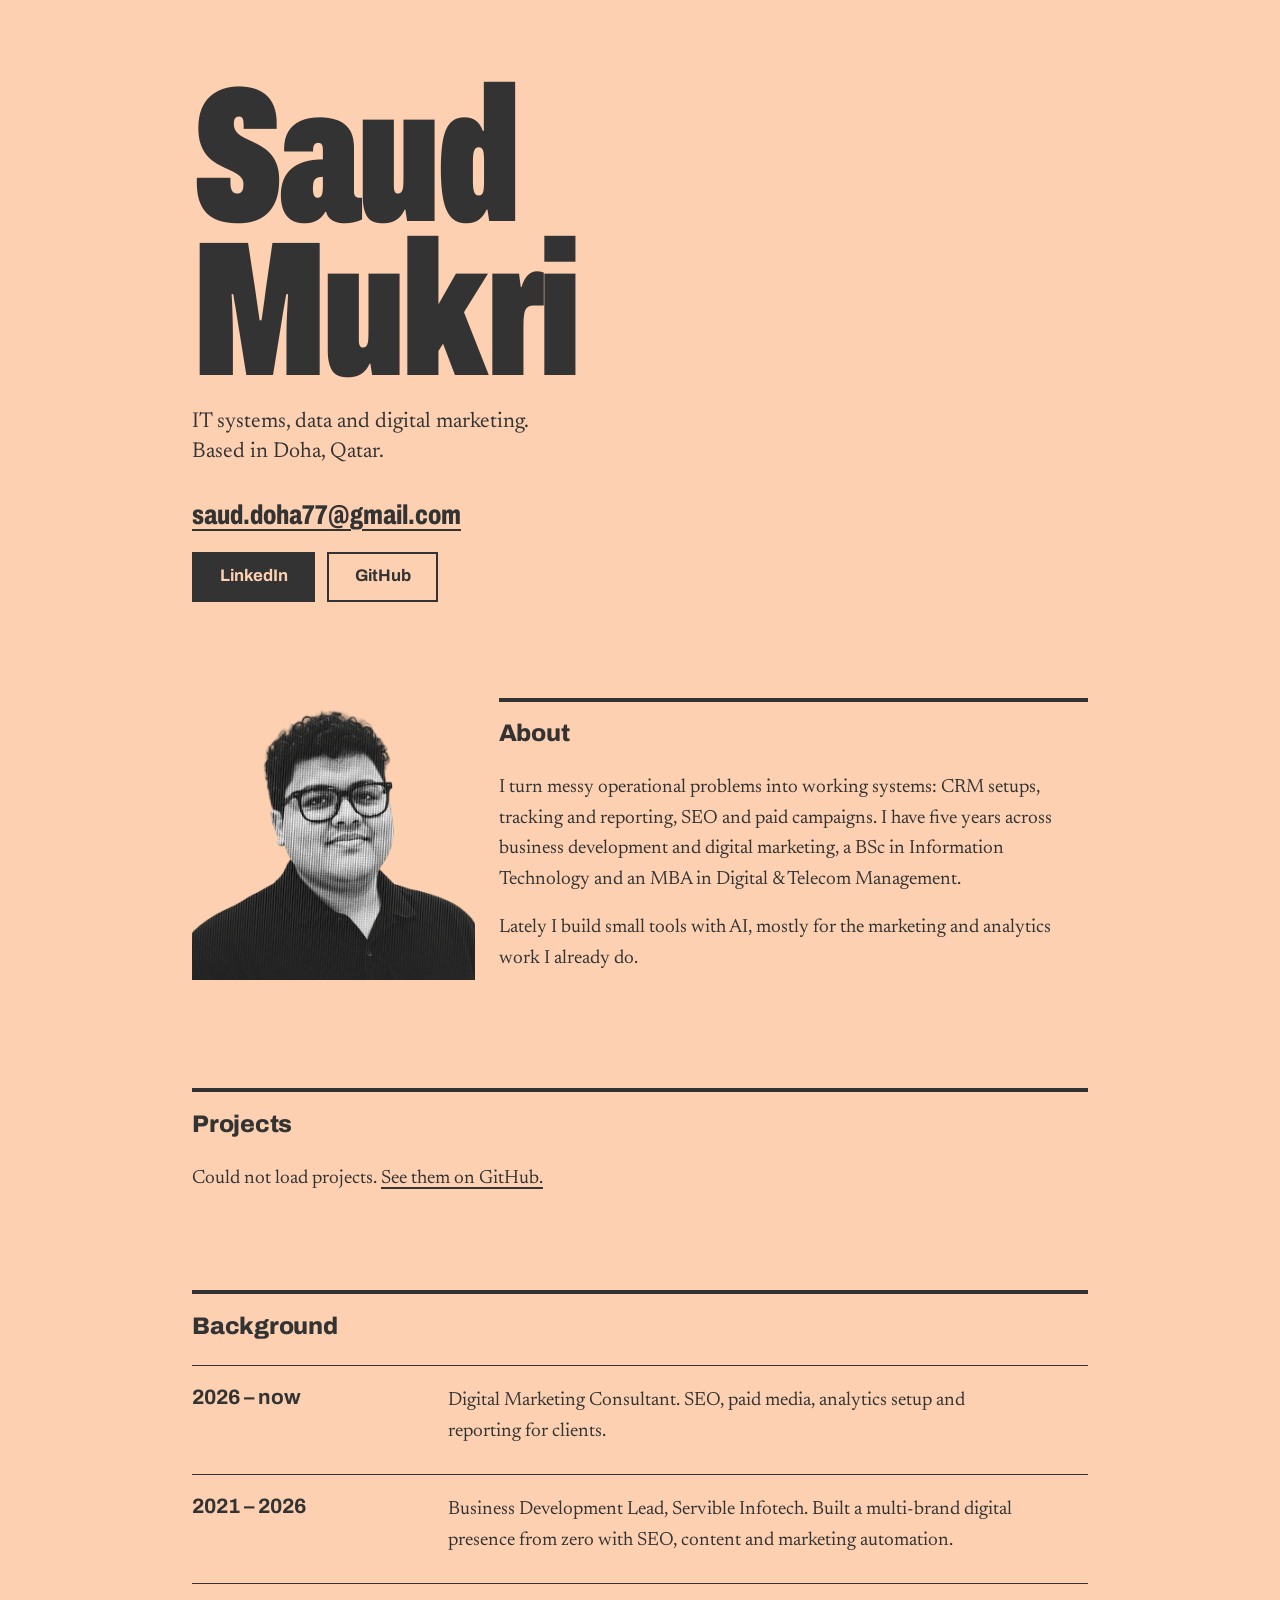
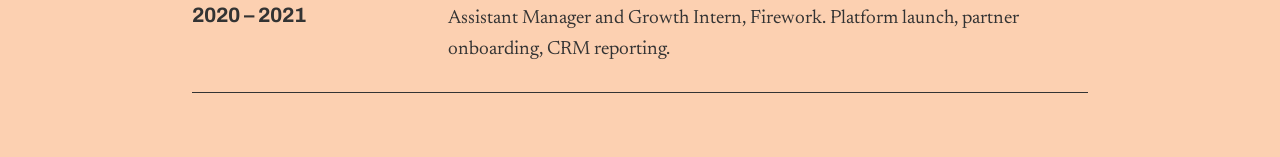
<file: index.html>
<!DOCTYPE html>
<html lang="en">
<head>
<meta charset="utf-8">
<meta name="viewport" content="width=device-width, initial-scale=1">
<meta name="theme-color" content="#FCD0B1">
<title>Saud Mukri — IT systems, data and digital marketing</title>
<meta name="description" content="Portfolio of Saud Mukri, Doha. IT systems, analytics, SEO and small tools built with AI.">
<meta property="og:title" content="Saud Mukri — IT systems, data and digital marketing">
<meta property="og:description" content="Portfolio of Saud Mukri, Doha. IT systems, analytics, SEO and small tools built with AI.">
<meta property="og:image" content="https://saudstack.github.io/saud.png">
<meta property="og:type" content="website">
<meta name="twitter:card" content="summary_large_image">
<link rel="preconnect" href="https://fonts.googleapis.com">
<link rel="preconnect" href="https://fonts.gstatic.com" crossorigin>
<link href="https://fonts.googleapis.com/css2?family=Archivo:wdth,wght@62..125,100..900&family=Newsreader:ital,opsz,wght@0,6..72,400..600;1,6..72,400&display=swap" rel="stylesheet">
<style>
  :root {
    /* Peach #FCD0B1 and ink #333333 sampled from the reference image. */
    --peach: #FCD0B1;
    --ink: #333333;
    --gray: #5f5a55;
    --pad: 1.25rem;
    --display: "Archivo", "Arial Narrow", "Helvetica Neue", Arial, sans-serif;
    --text: "Newsreader", Georgia, "Times New Roman", serif;
  }
  * { box-sizing: border-box; }
  html { scroll-behavior: smooth; -webkit-text-size-adjust: 100%; }
  body {
    margin: 0;
    background: var(--peach);
    color: var(--ink);
    font-family: var(--text);
    font-size: 1.125rem;
    line-height: 1.6;
  }
  a { color: inherit; text-decoration-thickness: 2px; text-underline-offset: .2em; }
  a:hover { background: var(--ink); color: var(--peach); text-decoration: none; }
  a:focus-visible, button:focus-visible { outline: 3px solid var(--ink); outline-offset: 3px; }

  /* ---------- Mobile first: single column ---------- */
  .hero { padding: 2.5rem var(--pad) 0; }
  h1 {
    margin: 0;
    font-family: var(--display);
    font-stretch: 62%;
    font-weight: 900;
    font-size: clamp(4.5rem, 24vw, 8rem);
    line-height: .8;
    letter-spacing: -.025em;
  }
  .lede { margin: 1.25rem 0 0; font-size: 1.25rem; line-height: 1.4; }

  /* Info and links, right under the name */
  .info { margin: 1.5rem 0 0; padding: 0; list-style: none; display: grid; gap: .75rem; }
  .info a { display: flex; align-items: center; min-height: 48px; }
  .btn {
    justify-content: center;
    padding: .6rem 1.2rem;
    font-family: var(--display);
    font-weight: 700;
    font-size: 1.05rem;
    text-decoration: none;
    background: var(--ink);
    color: var(--peach);
    border: 2px solid var(--ink);
  }
  .btn:hover { background: transparent; color: var(--ink); }
  .btn.ghost { background: transparent; color: var(--ink); }
  .btn.ghost:hover { background: var(--ink); color: var(--peach); }
  .info .mail {
    font-family: var(--display);
    font-stretch: 75%;
    font-weight: 800;
    font-size: 1.5rem;
    overflow-wrap: anywhere;
  }
  .info .row-links { display: grid; grid-template-columns: 1fr 1fr; gap: .75rem; }


  .wrap { padding: 0 var(--pad); }
  section { margin-top: 3.5rem; }
  h2 {
    margin: 0 0 1.25rem;
    padding-top: .8rem;
    border-top: 4px solid var(--ink);
    font-family: var(--display);
    font-weight: 800;
    font-size: 1.5rem;
    letter-spacing: -.01em;
  }
  .about p { margin: 0 0 1.1rem; max-width: 40rem; }

  .row { display: grid; gap: .4rem; padding: 1.25rem 0; border-top: 1px solid var(--ink); }
  .row:last-child { border-bottom: 1px solid var(--ink); }
  .row h3 { margin: 0; font-family: var(--display); font-weight: 700; font-size: 1.3rem; line-height: 1.15; }
  .row p { margin: 0 0 .4rem; max-width: 36rem; }
  .meta { color: var(--gray); font-size: 1rem; font-style: italic; }

  /* Random trivia container and animations */
  .aside {
    max-height: 0;
    overflow: hidden;
    opacity: 0;
    margin-top: 0;
    transition: max-height 0.6s ease-out, opacity 0.5s ease-out, margin-top 0.5s ease-out;
  }
  .aside.revealed {
    max-height: 800px;
    opacity: 1;
    margin-top: 3.5rem;
  }

  .fact-btn {
    width: 100%;
    min-height: 48px;
    font-family: var(--display);
    font-weight: 700;
    font-size: 1.05rem;
    padding: .6rem 1.2rem;
    color: var(--peach);
    background: var(--ink);
    border: 2px solid var(--ink);
    cursor: pointer;
  }
  .fact-btn:hover { background: transparent; color: var(--ink); }
  #quiz { margin-top: 1.25rem; max-width: 40rem; }
  #quiz .q { margin: 0 0 1rem; font-family: var(--display); font-weight: 700; font-size: 1.3rem; line-height: 1.2; }
  .opts { list-style: none; margin: 0; padding: 0; display: grid; gap: .6rem; }
  .opt {
    width: 100%;
    min-height: 48px;
    padding: .6rem 1rem;
    text-align: left;
    font: inherit;
    font-size: 1.05rem;
    color: var(--ink);
    background: transparent;
    border: 2px solid var(--ink);
    cursor: pointer;
  }
  .opt:hover:not([disabled]) { background: var(--ink); color: var(--peach); }
  .opt[disabled] { cursor: default; opacity: 1; color: var(--ink); }
  .opt.correct, .opt.correct[disabled] { background: var(--ink); color: var(--peach); }
  .opt.wrong { border-style: dashed; text-decoration: line-through; }
  .result { margin: 1rem 0 .9rem; }
  .quiz-score { font-family: var(--display); font-weight: 700; font-size: 1.1rem; margin-bottom: 1rem; color: var(--gray); }

  .aside h2 { border-top: 2px dashed var(--ink); font-weight: 700; }
  .aside-note { margin: -.5rem 0 1.25rem; color: var(--gray); font-style: italic; }

  footer { margin-top: 4rem; padding-bottom: 2.5rem; text-align: center; }

  /* Intro: photo + About, laid out like a 12-column grid.
     Phones: photo above the text, centered, ~60% of the width.
     576px and up: photo in the left third, text in the right two thirds. */
  .intro { display: grid; gap: 1.5rem; }
  .face-col { width: calc(60% - .6rem); margin: 0 auto; }
  .me {
    display: block;
    width: 100%;
    max-width: 100%;
    height: auto;
    aspect-ratio: 1 / 1;
    object-fit: cover;
    cursor: pointer;
    transition: transform 0.3s cubic-bezier(0.175, 0.885, 0.32, 1.275);
  }
  .me:hover {
    transform: scale(1.05);
  }
  .me.clicked {
    transform: scale(0.92);
  }
  .intro .about-text h2 { margin-top: 0; }

  @media (min-width: 576px) {
    .intro {
      grid-template-columns: repeat(12, 1fr);
      align-items: start;
    }
    .face-col { grid-column: span 4; width: auto; margin: 0; }
    .about-text { grid-column: span 8; }
  }

  /* ---------- Tablet and up ---------- */
  @media (min-width: 600px) {
    :root { --pad: 2rem; }
    .info .row-links { display: flex; }
    .info .btn { padding-left: 1.6rem; padding-right: 1.6rem; }
    .fact-btn { width: auto; }
  }

  /* ---------- Desktop ---------- */
  @media (min-width: 900px) {
    :root { --pad: 4rem; }
    body { font-size: 1.2rem; }
    .hero { max-width: 64rem; margin: 0 auto; padding: 5rem var(--pad) 0; }
    h1 { font-size: clamp(7rem, 15vw, 13rem); }
    .lede { max-width: 24rem; font-size: 1.35rem; }
    .info { max-width: 26rem; }
    .info .mail { font-size: 1.7rem; }
    .wrap { max-width: 64rem; margin-left: auto; margin-right: auto; padding: 0 var(--pad); }
    section { margin-top: 6rem; }
    .row { grid-template-columns: minmax(0, 14rem) minmax(0, 1fr); gap: .5rem 2rem; }
  }
</style>
</head>
<body>

<header class="hero">
  <div class="hero-text">
    <h1>Saud<br>Mukri</h1>
    <p class="lede">IT systems, data and digital marketing. Based in Doha, Qatar.</p>
    <ul class="info">
      <li><a class="mail" href="mailto:saud.doha77@gmail.com">saud.doha77@gmail.com</a></li>
      <li class="row-links">
        <a class="btn" href="https://www.linkedin.com/in/saudmukri/" target="_blank" rel="noopener">LinkedIn</a>
        <a class="btn ghost" href="https://github.com/saudstack" target="_blank" rel="noopener">GitHub</a>
      </li>
    </ul>
  </div>
</header>

<main class="wrap">

  <section class="about intro" aria-labelledby="about">
    <div class="face-col">
      <img class="me" id="profile-img" src="saud.png" alt="Saud Mukri" width="1254" height="1254" decoding="async" title="Click me">
    </div>
    <div class="about-text">
      <h2 id="about">About</h2>
      <p>I turn messy operational problems into working systems: CRM setups, tracking and reporting, SEO and paid campaigns. I have five years across business development and digital marketing, a BSc in Information Technology and an MBA in Digital &amp; Telecom Management.</p>
      <p>Lately I build small tools with AI, mostly for the marketing and analytics work I already do.</p>
    </div>
  </section>

  <section aria-labelledby="work">
    <h2 id="work">Projects</h2>
    <!-- Filled automatically from your public GitHub repos (see script at the bottom) -->
    <div id="repos"><p class="meta">Loading projects from GitHub...</p></div>
    <noscript><p class="meta">Turn on JavaScript to see projects, or <a href="https://github.com/saudstack">view them on GitHub</a>.</p></noscript>
  </section>

  <section aria-labelledby="bg">
    <h2 id="bg">Background</h2>
    <div class="row">
      <h3>2026 – now</h3>
      <div><p>Digital Marketing Consultant. SEO, paid media, analytics setup and reporting for clients.</p></div>
    </div>
    <div class="row">
      <h3>2021 – 2026</h3>
      <div><p>Business Development Lead, Servible Infotech. Built a multi-brand digital presence from zero with SEO, content and marketing automation.</p></div>
    </div>
    <div class="row">
      <h3>2020 – 2021</h3>
      <div><p>Assistant Manager and Growth Intern, Firework. Platform launch, partner onboarding, CRM reporting.</p></div>
    </div>
  </section>

</main>

<footer class="wrap">
  <section class="aside" id="trivia-section" aria-labelledby="fact-h">
    <h2 id="fact-h">Random trivia</h2>
    <p class="aside-note">A quick 5-question quiz, shuffled each time.</p>
    <button class="fact-btn" id="start-btn" type="button">Test your knowledge</button>
    <div id="quiz"></div>
  </section>
</footer>

<script>
  // Builds the Projects list from your public GitHub repos.
  const USER = 'saudstack';
  const SKIP = ['saudstack.github.io'];   // repo names to hide
  const box = document.getElementById('repos');

  fetch('https://api.github.com/users/' + USER + '/repos?per_page=100&sort=pushed')
    .then(res => { if (!res.ok) throw new Error(res.status); return res.json(); })
    .then(repos => {
      const list = repos.filter(r => !r.fork && !SKIP.includes(r.name));
      box.textContent = '';
      if (!list.length) { box.textContent = 'No public projects yet.'; return; }

      list.forEach(r => {
        const row = document.createElement('article');
        row.className = 'row';

        const h = document.createElement('h3');
        const a = document.createElement('a');
        a.href = r.html_url;
        a.textContent = r.name.replace(/[-_]/g, ' ');
        h.append(a);

        const body = document.createElement('div');
        const desc = document.createElement('p');
        desc.textContent = r.description || 'No description yet.';
        const meta = document.createElement('p');
        meta.className = 'meta';
        const updated = new Date(r.pushed_at).toLocaleDateString('en-GB', { month: 'short', year: 'numeric' });
        meta.textContent = [r.language, 'Updated ' + updated].filter(Boolean).join(' · ');
        body.append(desc, meta);

        row.append(h, body);
        box.append(row);
      });
    })
    .catch(() => {
      box.textContent = 'Could not load projects. ';
      const a = document.createElement('a');
      a.href = 'https://github.com/' + USER;
      a.textContent = 'See them on GitHub.';
      box.append(a);
    });
</script>

<script>
  // Random trivia: curated general-knowledge questions, shuffled so none repeat until all are used.
  // Keep the correct answer first in each options list. The script shuffles them.
  const QUESTIONS = [
    { q: "What is the largest ocean on Earth?",
      options: ["The Pacific", "The Atlantic", "The Indian", "The Arctic"], answer: 0,
      note: "It covers nearly a third of the planet’s surface." },
    { q: "How many hearts does an octopus have?",
      options: ["Three", "One", "Two", "Eight"], answer: 0,
      note: "Two pump blood through the gills and one sends it around the rest of the body." },
    { q: "Which vertebrate animal is thought to live the longest?",
      options: ["The Greenland shark", "The giant tortoise", "The bowhead whale", "The koi"], answer: 0,
      note: "Estimates suggest some Greenland sharks live 250 years or more." },
    { q: "What is the capital of Australia?",
      options: ["Canberra", "Sydney", "Melbourne", "Perth"], answer: 0,
      note: "It was built from scratch as a compromise between Sydney and Melbourne." },
    { q: "Which element has the chemical symbol Au?",
      options: ["Gold", "Silver", "Argon", "Aluminium"], answer: 0,
      note: "The symbol comes from aurum, the Latin word for gold." },
    { q: "In which year did humans first land on the Moon?",
      options: ["1969", "1965", "1972", "1961"], answer: 0,
      note: "Apollo 11 touched down in July 1969." },
    { q: "What is the smallest country in the world by area?",
      options: ["Vatican City", "Monaco", "San Marino", "Liechtenstein"], answer: 0,
      note: "It covers roughly 0.44 square kilometres." },
    { q: "Which language has the most native speakers?",
      options: ["Mandarin Chinese", "English", "Spanish", "Hindi"], answer: 0,
      note: "English has the most speakers overall once people who learned it as a second language are counted." },
    { q: "How many bones are in an adult human body?",
      options: ["206", "212", "198", "256"], answer: 0,
      note: "Babies are born with around 300, and many fuse together as they grow." },
    { q: "How many keys does a standard piano have?",
      options: ["88", "76", "92", "100"], answer: 0,
      note: "That is 52 white keys and 36 black keys." },
    { q: "What is the highest mountain above sea level?",
      options: ["Mount Everest", "K2", "Kangchenjunga", "Denali"], answer: 0,
      note: "Its height was last officially measured as 8,849 metres in 2020." },
    { q: "In 1947, what was found stuck in a relay of the Harvard Mark II computer?",
      options: ["A moth", "A spider", "A loose screw", "A hair"], answer: 0,
      note: "Operators taped it into the logbook, and the story made “debugging” famous." },
    { q: "Which symbol did Ray Tomlinson pick for email addresses in 1971?",
      options: ["@", "#", "&", "%"], answer: 0,
      note: "It separated the user’s name from the machine they were on." },
    { q: "Many computers count time as seconds since which date?",
      options: ["1 January 1970", "1 January 1980", "1 January 1900", "1 January 2000"], answer: 0,
      note: "This is called Unix time." }
  ];

  const startBtn = document.getElementById('start-btn');
  const quiz = document.getElementById('quiz');
  const profileImg = document.getElementById('profile-img');
  const triviaSection = document.getElementById('trivia-section');

  let deck = [];
  let currentQueryItem;
  let score = 0;
  let currentQuestionIndex = 0;
  const totalQuestions = 5;

  profileImg.addEventListener('click', () => {
    profileImg.classList.add('clicked');
    setTimeout(() => profileImg.classList.remove('clicked'), 150);

    triviaSection.classList.toggle('revealed');
    if (triviaSection.classList.contains('revealed')) {
      triviaSection.scrollIntoView({ behavior: 'smooth', block: 'nearest' });
    }
  });

  function shuffle(arr) {
    for (let i = arr.length - 1; i > 0; i--) {
      const j = Math.floor(Math.random() * (i + 1));
      [arr[i], arr[j]] = [arr[j], arr[i]];
    }
    return arr;
  }

  function startQuiz() {
    startBtn.hidden = true;
    deck = shuffle(QUESTIONS.map((_, i) => i));
    score = 0;
    currentQuestionIndex = 0;
    nextQuestion();
  }

  function nextQuestion() {
    if (currentQuestionIndex >= totalQuestions || !deck.length) {
      showFinalScore();
      return;
    }

    currentQueryItem = QUESTIONS[deck.pop()];
    currentQuestionIndex++;
    const correctText = currentQueryItem.options[currentQueryItem.answer];
    const choices = shuffle(currentQueryItem.options.slice());

    quiz.textContent = '';

    const scoreDisplay = document.createElement('div');
    scoreDisplay.className = 'quiz-score';
    scoreDisplay.textContent = `Question ${currentQuestionIndex} of ${totalQuestions} · Score: ${score}/${currentQuestionIndex - 1}`;

    const q = document.createElement('p');
    q.className = 'q';
    q.textContent = currentQueryItem.q;

    const list = document.createElement('ul');
    list.className = 'opts';
    const result = document.createElement('p');
    result.className = 'result';
    result.setAttribute('role', 'status');
    const again = document.createElement('button');
    again.className = 'fact-btn';
    again.type = 'button';
    again.textContent = currentQuestionIndex === totalQuestions ? 'See final score' : 'Next question';
    again.hidden = true;
    again.addEventListener('click', nextQuestion);

    choices.forEach(text => {
      const li = document.createElement('li');
      const b = document.createElement('button');
      b.className = 'opt';
      b.type = 'button';
      b.textContent = text;
      b.addEventListener('click', () => {
        list.querySelectorAll('.opt').forEach(o => {
          o.disabled = true;
          if (o.textContent === correctText) o.classList.add('correct');
        });
        const right = text === correctText;
        if (right) {
          score++;
        } else {
          b.classList.add('wrong');
        }
        scoreDisplay.textContent = `Question ${currentQuestionIndex} of ${totalQuestions} · Score: ${score}/${currentQuestionIndex}`;
        result.textContent = (right ? 'Correct. ' : 'Not quite. The answer is ' + correctText + '. ') + currentQueryItem.note;
        again.hidden = false;
        again.focus();
      });
      li.append(b);
      list.append(li);
    });

    quiz.append(scoreDisplay, q, list, result, again);
  }

  function showFinalScore() {
    quiz.textContent = '';

    const finalMsg = document.createElement('p');
    finalMsg.className = 'q';
    
    let feedback = `You finished! Final score: ${score} out of ${totalQuestions}.`;
    if (score === 5) {
      feedback += " Perfect score! Outstanding job.";
    }
    finalMsg.textContent = feedback;

    const restartBtn = document.createElement('button');
    restartBtn.className = 'fact-btn';
    restartBtn.type = 'button';
    restartBtn.textContent = 'Play again';
    restartBtn.addEventListener('click', startQuiz);

    quiz.append(finalMsg, restartBtn);
  }

  startBtn.addEventListener('click', startQuiz);
</script>
</body>
</html>
</file>
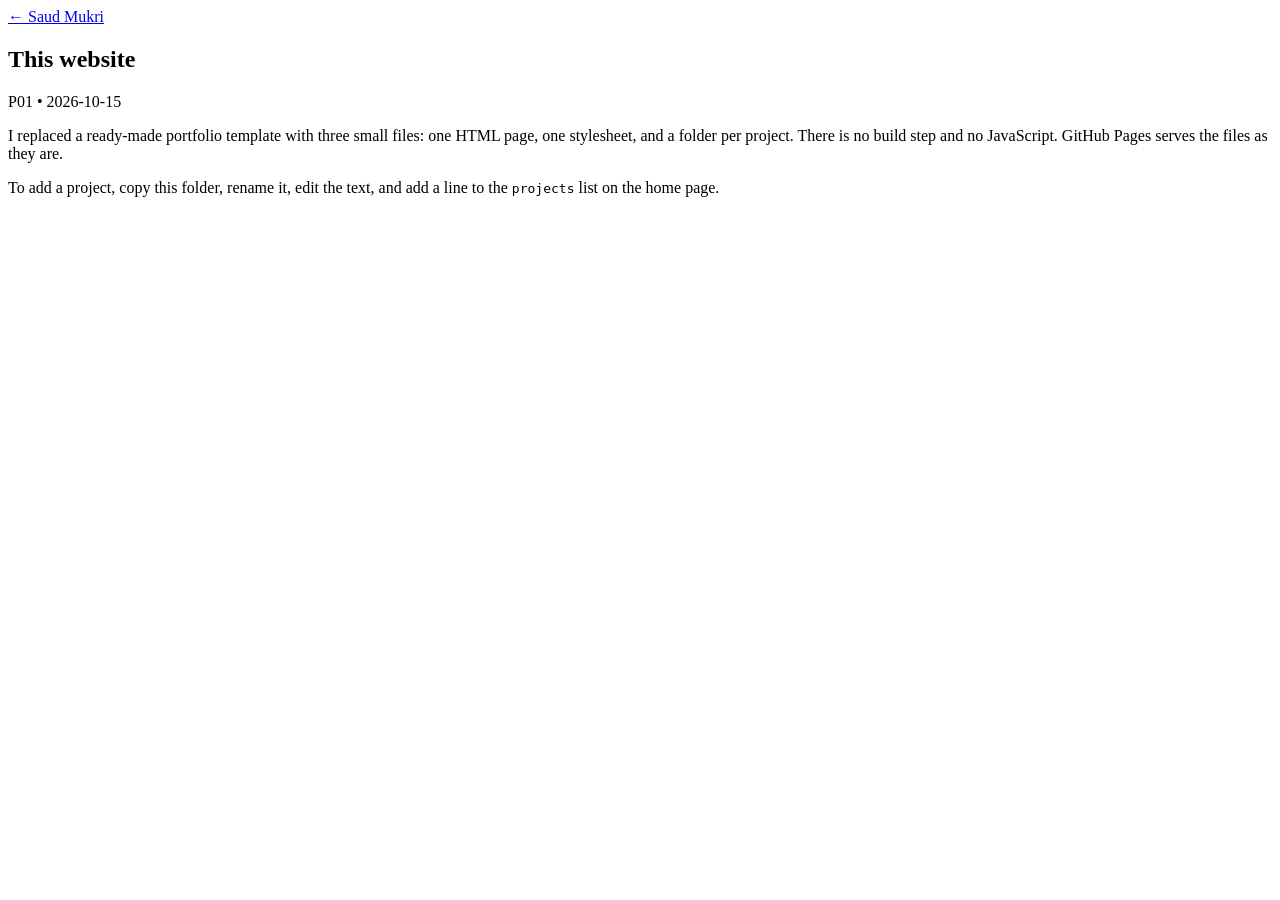
<file: projects/this-site/index.html>
<!DOCTYPE html>
<html lang="en">
<head>
  <meta charset="utf-8">
  <meta name="viewport" content="width=device-width, initial-scale=1">
  <title>This website • Saud Mukri</title>
  <meta name="description" content="A plain HTML page with no framework.">
  <link rel="icon" href="/favicon.ico">
  <link rel="stylesheet" href="/style.css">
</head>
<body>
<main>
  <a class="back" href="/">← Saud Mukri</a>

  <article>
    <h1>This website</h1>
    <p class="meta">P01 • 2026-10-15</p>

    <p>
      I replaced a ready-made portfolio template with three small files: one
      HTML page, one stylesheet, and a folder per project. There is no build
      step and no JavaScript. GitHub Pages serves the files as they are.
    </p>

    <p>
      To add a project, copy this folder, rename it, edit the text, and add a
      line to the <code>projects</code> list on the home page.
    </p>
  </article>
</main>
</body>
</html>
</file>
<file: style.css>

</file>
